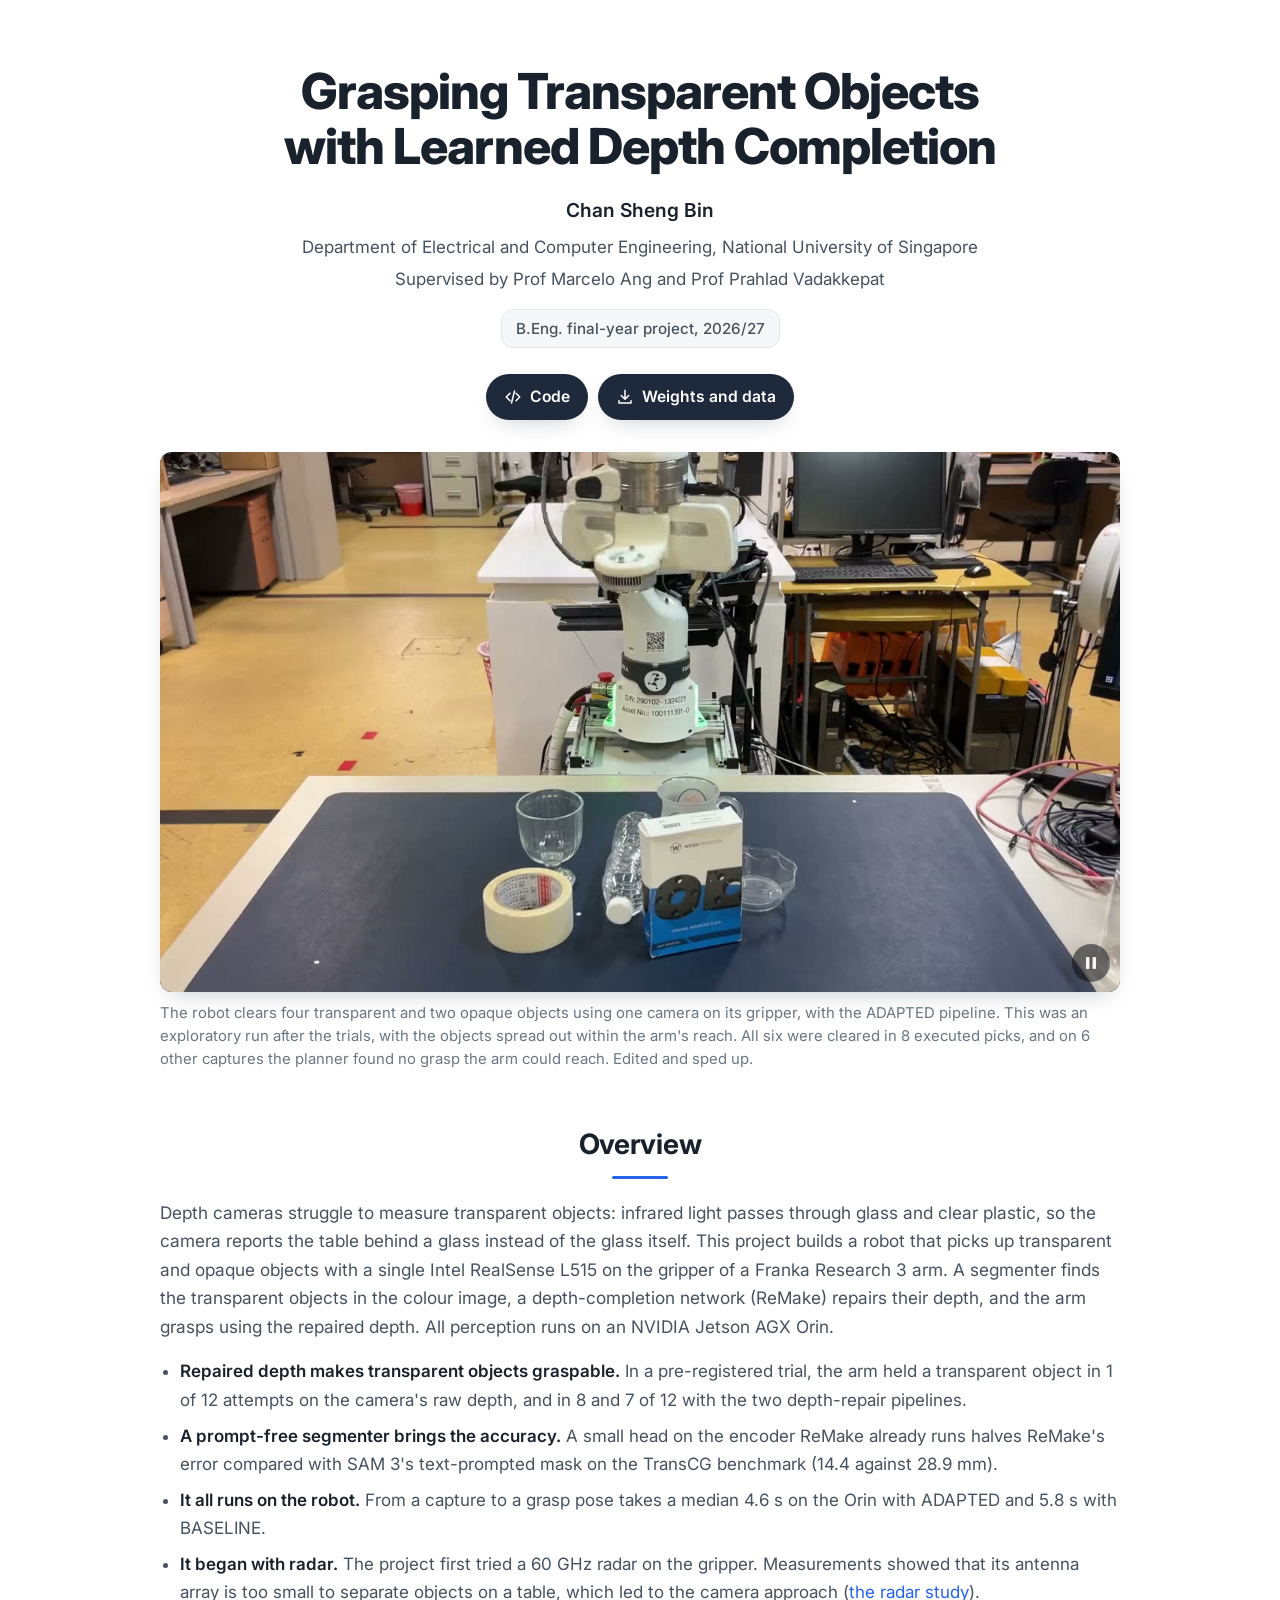
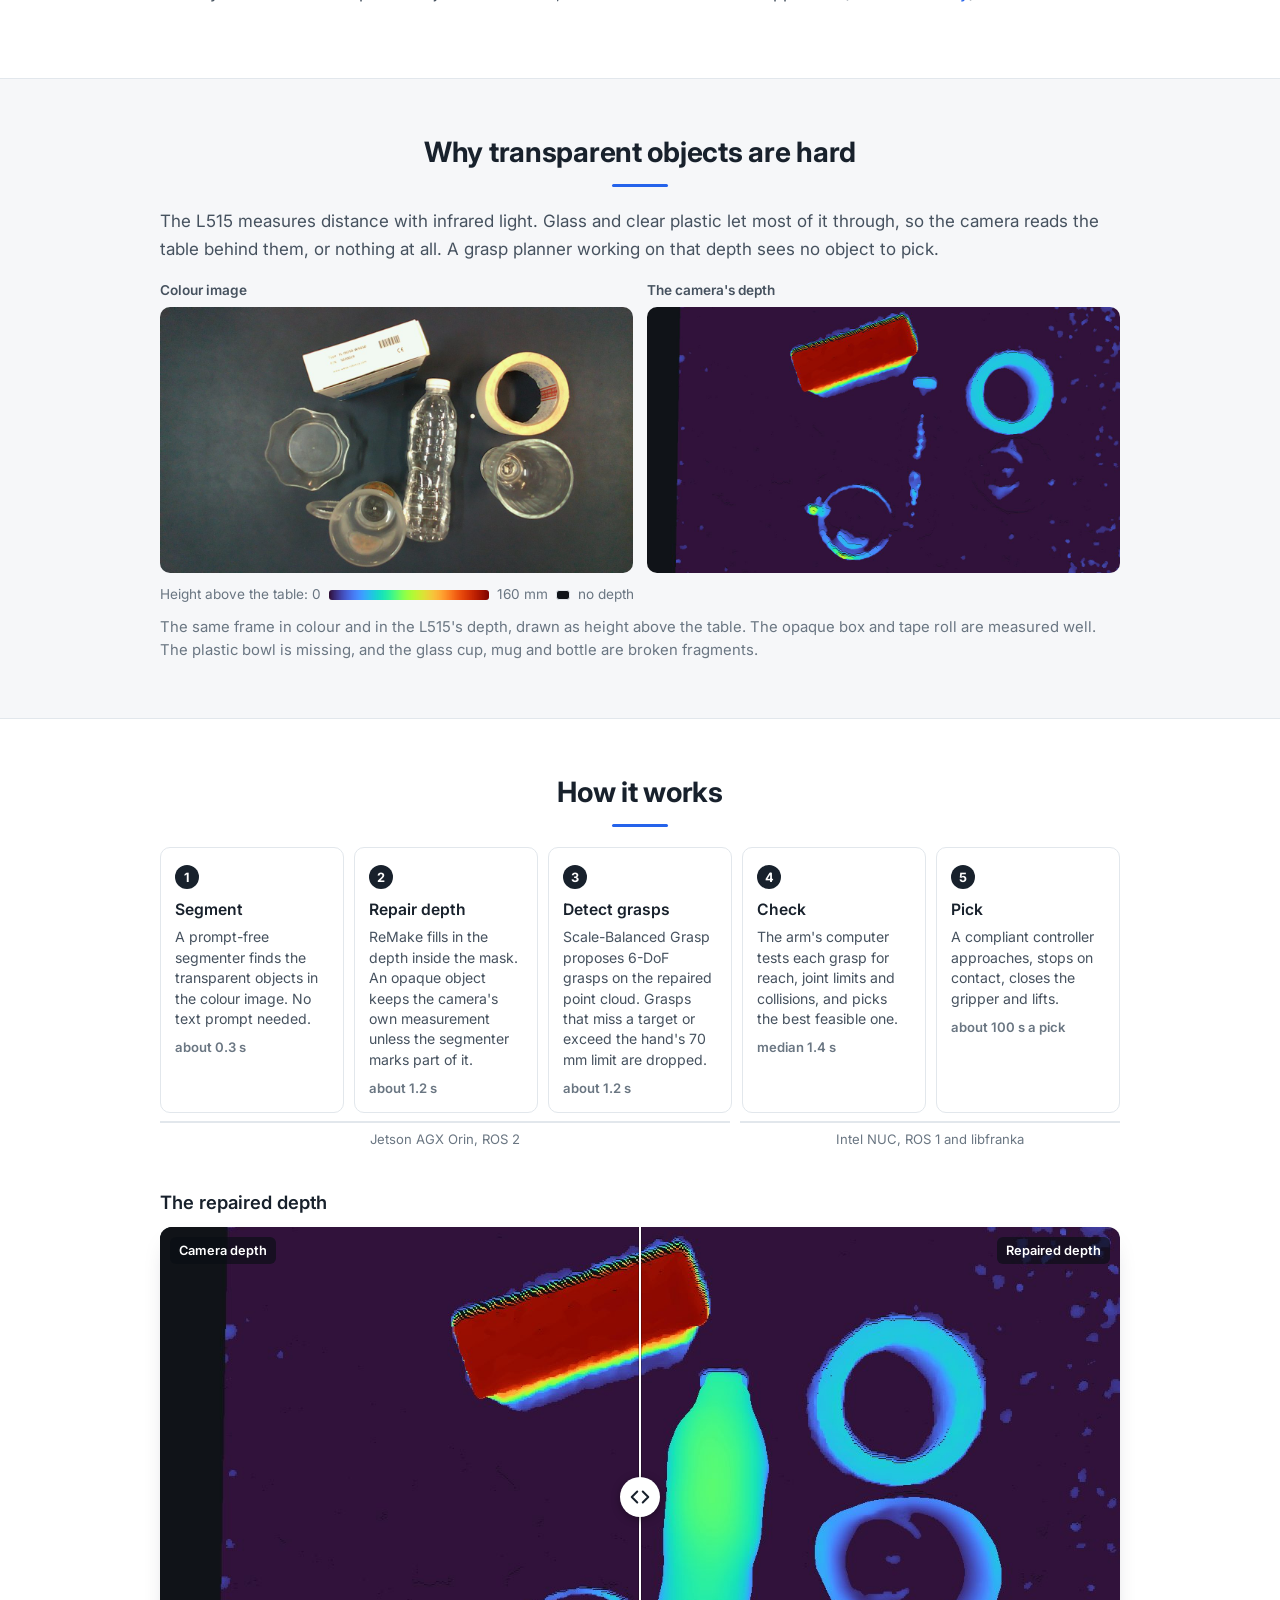
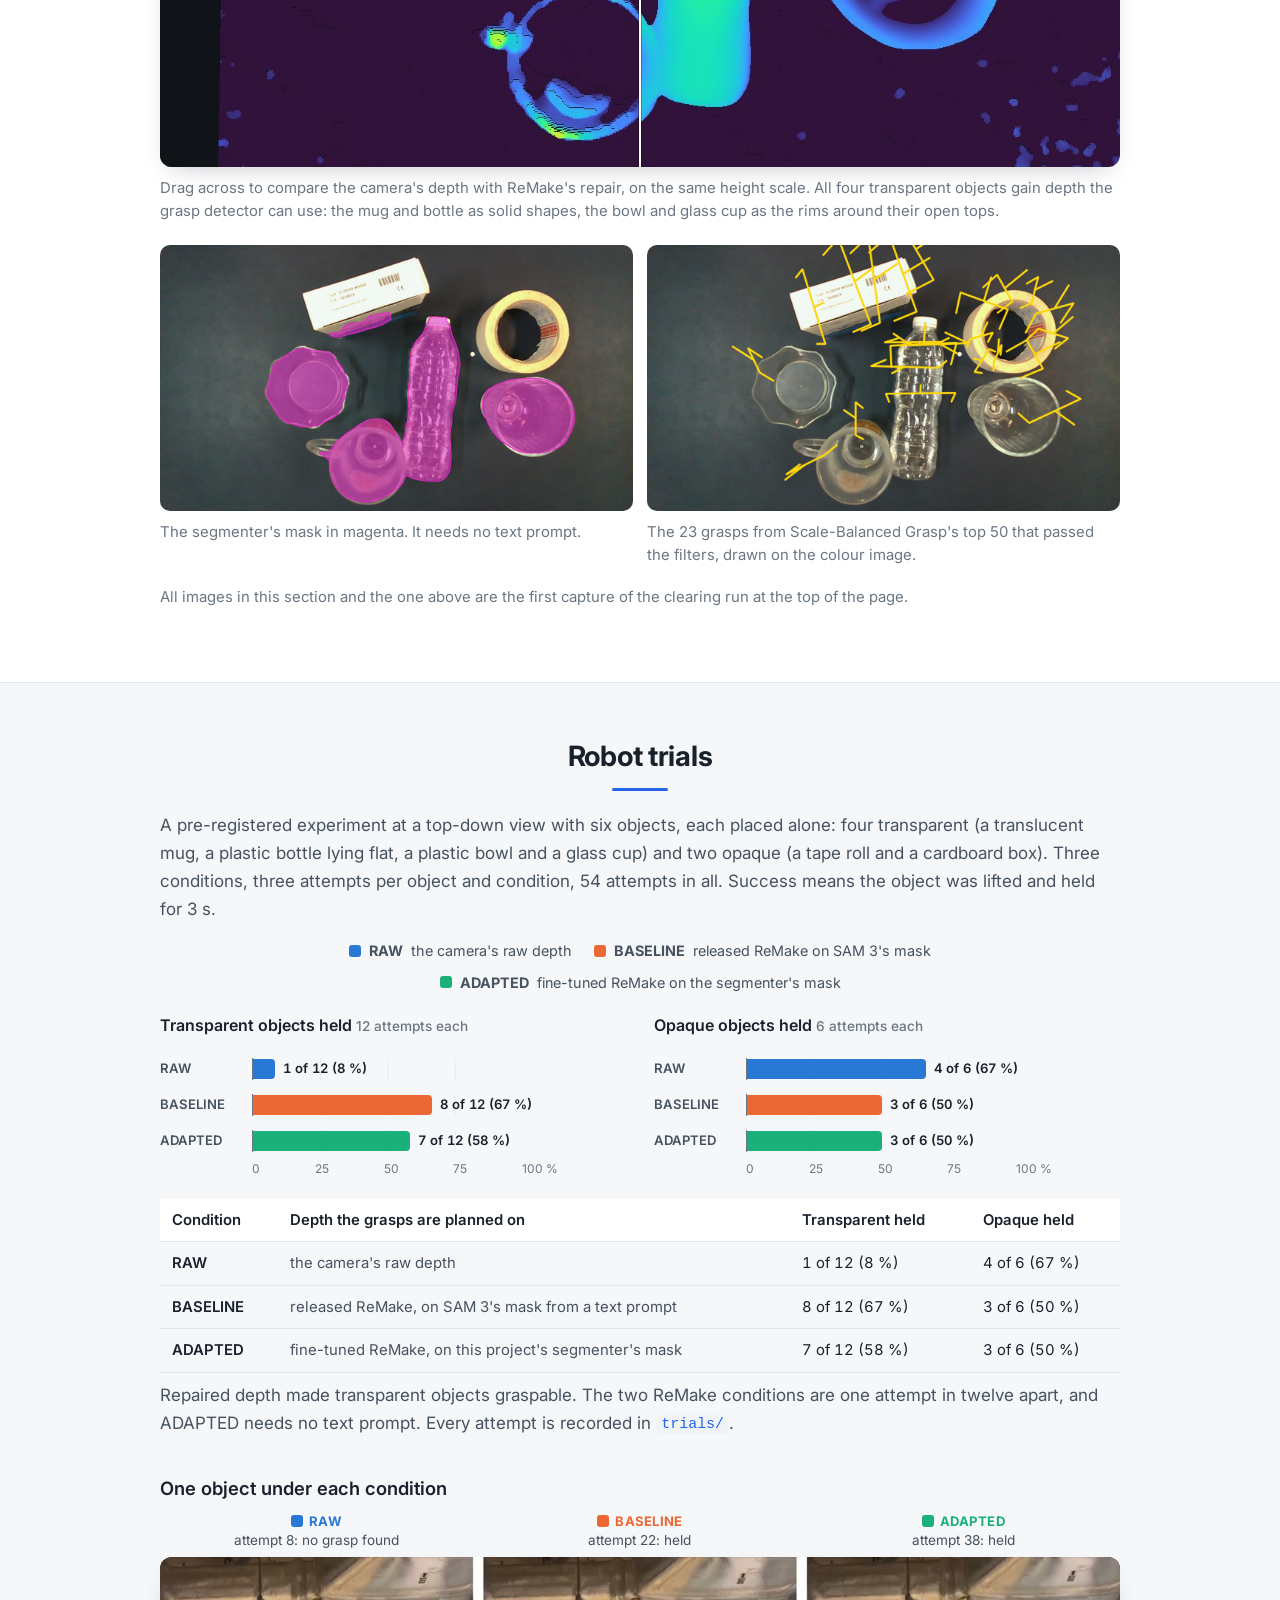
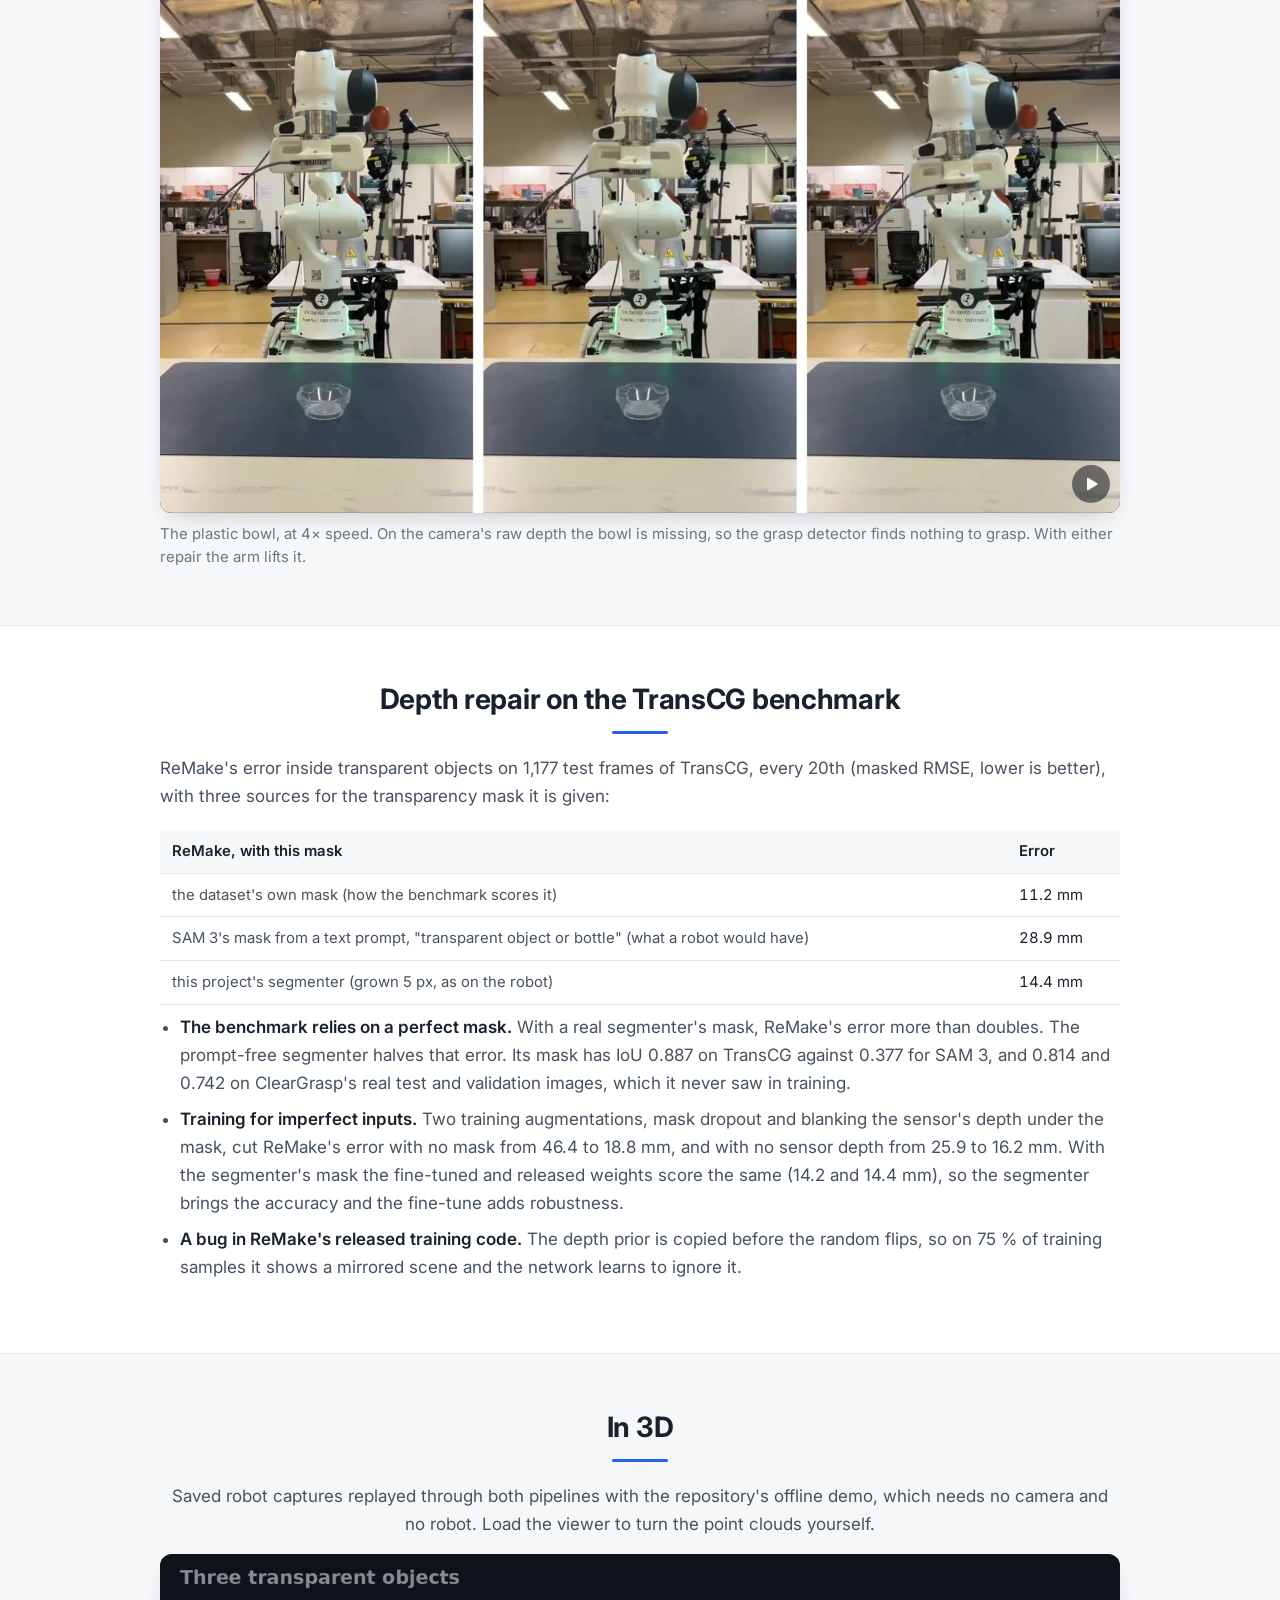
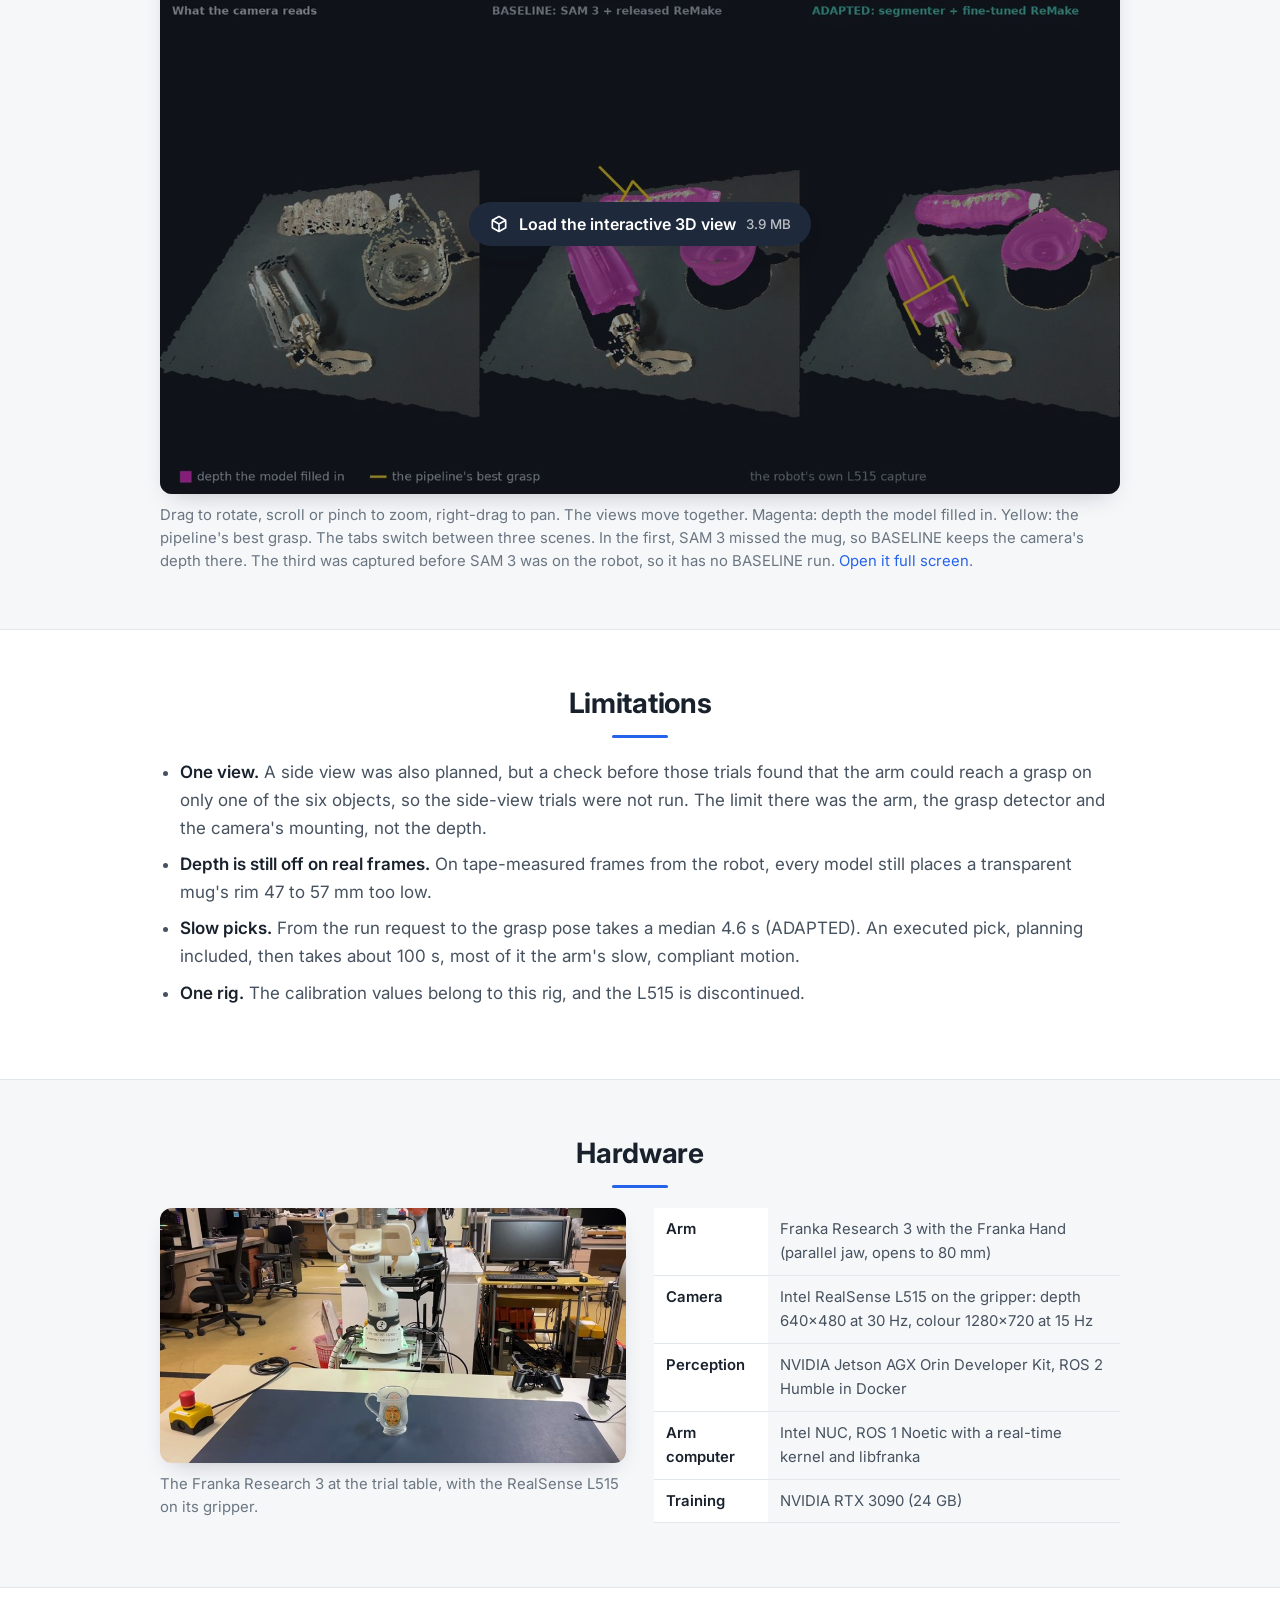
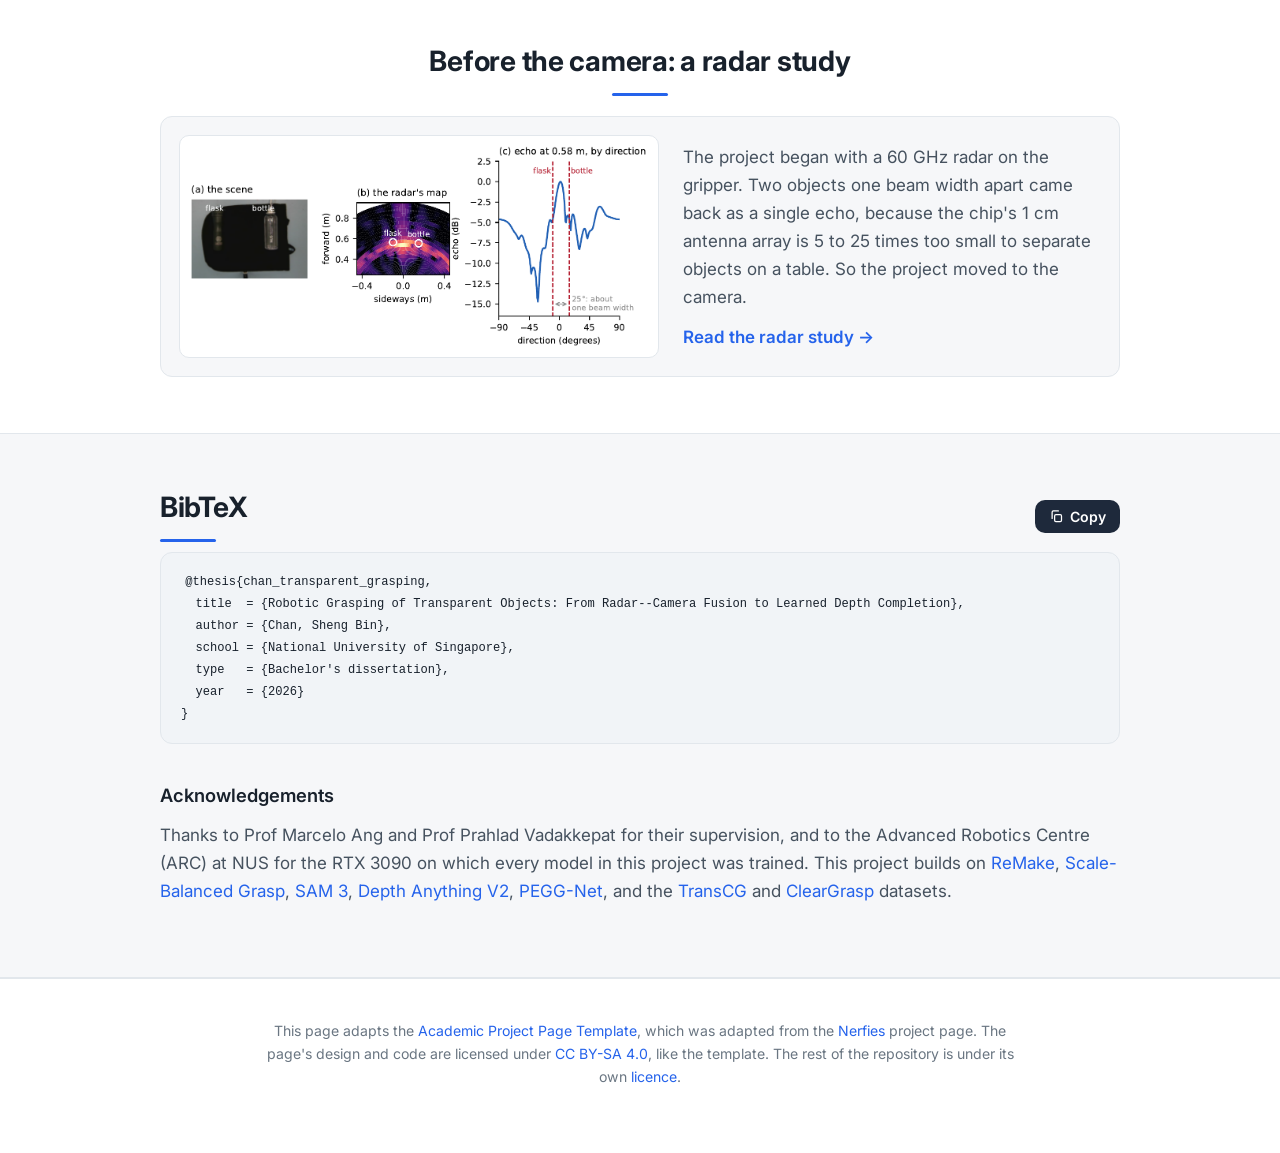
<file: page/index.html>
<!doctype html>
<html lang="en">
<head>
  <meta charset="utf-8">
  <meta name="viewport" content="width=device-width, initial-scale=1">
  <title>Grasping Transparent Objects with Learned Depth Completion</title>
  <meta name="description" content="A Franka Research 3 picks up transparent objects with one RealSense L515 on its gripper. A prompt-free transparency segmenter and ReMake repair the depth, and Scale-Balanced Grasp plans the grasp, all on a Jetson AGX Orin. Code, weights and trial records.">
  <meta name="author" content="Chan Sheng Bin">
  <link rel="canonical" href="https://shengbin-101.github.io/transparent-grasp-stack/">

  <meta property="og:type" content="website">
  <meta property="og:title" content="Grasping Transparent Objects with Learned Depth Completion">
  <meta property="og:description" content="A robot arm picks up transparent objects with one wrist camera: learned depth repair on a Jetson AGX Orin. Code, weights and trial records.">
  <meta property="og:url" content="https://shengbin-101.github.io/transparent-grasp-stack/">
  <meta property="og:image" content="https://shengbin-101.github.io/transparent-grasp-stack/static/images/social_preview.jpg">
  <meta property="og:image:width" content="1200">
  <meta property="og:image:height" content="630">
  <meta property="og:image:alt" content="A Franka Research 3 arm above a table of transparent and opaque objects, with the page title">
  <meta name="twitter:card" content="summary_large_image">

  <meta name="citation_title" content="Robotic Grasping of Transparent Objects: From Radar–Camera Fusion to Learned Depth Completion">
  <meta name="citation_author" content="Chan, Sheng Bin">
  <meta name="citation_publication_date" content="2026">
  <meta name="citation_dissertation_institution" content="National University of Singapore">

  <meta name="theme-color" content="#ffffff" media="(prefers-color-scheme: light)">
  <meta name="theme-color" content="#0f1318" media="(prefers-color-scheme: dark)">
  <link rel="icon" href="static/images/favicon.svg" type="image/svg+xml">

  <link rel="preconnect" href="https://fonts.googleapis.com">
  <link rel="preconnect" href="https://fonts.gstatic.com" crossorigin>
  <link href="https://fonts.googleapis.com/css2?family=Inter:wght@400;500;600;700;800&display=swap" rel="stylesheet">
  <link rel="stylesheet" href="static/css/index.css">
  <script defer src="static/js/index.js"></script>
</head>
<body>
<a class="skip" href="#main">Skip to content</a>

<header class="hero">
  <div class="wrap">
    <h1>Grasping Transparent Objects with Learned Depth Completion</h1>
    <p class="authors">Chan Sheng Bin</p>
    <p class="affil">Department of Electrical and Computer Engineering, National University of Singapore</p>
    <p class="affil">Supervised by Prof Marcelo Ang and Prof Prahlad Vadakkepat</p>
    <span class="venue">B.Eng. final-year project, 2026/27</span>
    <nav class="links" aria-label="Project links">
      <a class="btn" href="https://github.com/ShengBin-101/transparent-grasp-stack">
        <svg viewBox="0 0 24 24" fill="none" stroke="currentColor" stroke-width="2" stroke-linecap="round" stroke-linejoin="round" aria-hidden="true"><path d="M8 7l-5 5 5 5M16 7l5 5-5 5M14 4l-4 16"/></svg>
        Code</a>
      <a class="btn" href="https://github.com/ShengBin-101/transparent-grasp-stack/releases/tag/v1.0">
        <svg viewBox="0 0 24 24" fill="none" stroke="currentColor" stroke-width="2" stroke-linecap="round" stroke-linejoin="round" aria-hidden="true"><path d="M12 3v12M7 10l5 5 5-5M4 17v3h16v-3"/></svg>
        Weights and data</a>
    </nav>
  </div>
</header>

<main id="main">
  <div class="wrap teaser">
    <figure>
      <div class="player">
        <video data-play="auto" muted loop playsinline preload="metadata" poster="static/videos/teaser.jpg" width="1280" height="720"
          aria-label="The robot arm picks six objects off the table one by one, four of them transparent">
          <source src="static/videos/teaser.mp4" type="video/mp4">
        </video>
      </div>
      <figcaption>The robot clears four transparent and two opaque objects using one camera on its gripper, with the
        ADAPTED pipeline. This was an exploratory run after the trials, with the objects spread out within the arm's
        reach. All six were cleared in 8 executed picks, and on 6 other captures the planner found no grasp the arm could
        reach. Edited and sped up.</figcaption>
    </figure>
  </div>

  <section id="overview">
    <div class="wrap">
      <h2>Overview</h2>
      <p class="lead">Depth cameras struggle to measure transparent objects: infrared light passes through glass and clear
        plastic, so the camera reports the table behind a glass instead of the glass itself. This project builds a robot
        that picks up transparent and opaque objects with a single Intel RealSense L515 on the gripper of a Franka Research 3
        arm. A segmenter finds the transparent objects in the colour image, a depth-completion network (ReMake) repairs
        their depth, and the arm grasps using the repaired depth. All perception runs on an NVIDIA Jetson AGX Orin.</p>
      <ul>
        <li><strong>Repaired depth makes transparent objects graspable.</strong> In a pre-registered trial, the arm held a
          transparent object in 1 of 12 attempts on the camera's raw depth, and in 8 and 7 of 12 with the two depth-repair
          pipelines.</li>
        <li><strong>A prompt-free segmenter brings the accuracy.</strong> A small head on the encoder ReMake already runs
          halves ReMake's error compared with SAM 3's text-prompted mask on the TransCG benchmark (14.4 against 28.9 mm).</li>
        <li><strong>It all runs on the robot.</strong> From a capture to a grasp pose takes a median 4.6 s on the Orin
          with ADAPTED and 5.8 s with BASELINE.</li>
        <li><strong>It began with radar.</strong> The project first tried a 60 GHz radar on the gripper. Measurements showed
          that its antenna array is too small to separate objects on a table, which led to the camera approach
          (<a href="radar.html">the radar study</a>).</li>
      </ul>
    </div>
  </section>

  <section id="problem" class="alt">
    <div class="wrap">
      <h2>Why transparent objects are hard</h2>
      <p>The L515 measures distance with infrared light. Glass and clear plastic let most of it through, so the camera
        reads the table behind them, or nothing at all. A grasp planner working on that depth sees no object to pick.</p>
      <figure>
        <div class="pair">
          <div><p class="label">Colour image</p><img src="static/images/clear_colour.jpg" width="1280" height="720" loading="lazy"
            alt="Top-down colour image of a cardboard box, a tape roll, a plastic bottle lying flat, a glass cup, a plastic bowl and a translucent mug on a dark table"></div>
          <div><p class="label">The camera's depth</p><img src="static/images/clear_depth_raw.jpg" width="1280" height="720" loading="lazy"
            alt="The camera's depth of the same scene as height above the table: the box and tape roll are clear, the bowl is missing, and the glass cup, mug and bottle are faint fragments"></div>
        </div>
        <div class="scale" aria-hidden="true"><span>Height above the table: 0</span><img src="static/images/height_scale.png" alt=""><span>160 mm</span><span class="none"></span><span>no depth</span></div>
        <figcaption>The same frame in colour and in the L515's depth, drawn as height above the table. The opaque box and
          tape roll are measured well. The plastic bowl is missing, and the glass cup, mug and bottle are broken fragments.</figcaption>
      </figure>
    </div>
  </section>

  <section id="method">
    <div class="wrap">
      <h2>How it works</h2>
      <ol class="steps">
        <li data-machine="Orin"><b>Segment</b><span>A prompt-free segmenter finds the transparent objects in the colour image. No
          text prompt needed.</span><em>about 0.3 s</em></li>
        <li data-machine="Orin"><b>Repair depth</b><span>ReMake fills in the depth inside the mask. An opaque object keeps the
          camera's own measurement unless the segmenter marks part of it.</span><em>about 1.2 s</em></li>
        <li data-machine="Orin"><b>Detect grasps</b><span>Scale-Balanced Grasp proposes 6-DoF grasps on the repaired point cloud.
          Grasps that miss a target or exceed the hand's 70 mm limit are dropped.</span><em>about 1.2 s</em></li>
        <li data-machine="NUC"><b>Check</b><span>The arm's computer tests each grasp for reach, joint limits and collisions, and
          picks the best feasible one.</span><em>median 1.4 s</em></li>
        <li data-machine="NUC"><b>Pick</b><span>A compliant controller approaches, stops on contact, closes the gripper and
          lifts.</span><em>about 100 s a pick</em></li>
      </ol>
      <div class="machines" aria-hidden="true"><div>Jetson AGX Orin, ROS 2</div><div>Intel NUC, ROS 1 and libfranka</div></div>

      <h3>The repaired depth</h3>
      <figure>
        <div class="compare" id="compare">
          <img src="static/images/clear_depth_repaired.jpg" width="1280" height="720" loading="lazy"
            alt="Repaired depth: the mug and bottle appear as solid shapes, the bowl and glass cup as rings around their open tops">
          <div class="top"><img src="static/images/clear_depth_raw.jpg" width="1280" height="720" loading="lazy" alt="The camera's raw depth of the same frame"></div>
          <span class="tag l">Camera depth</span><span class="tag r">Repaired depth</span>
          <input type="range" min="0" max="100" value="50" aria-label="Slide between the camera's depth and the repaired depth">
          <span class="bar"></span>
          <span class="knob"><svg viewBox="0 0 24 24" fill="none" stroke="currentColor" stroke-width="2.2" stroke-linecap="round" stroke-linejoin="round" aria-hidden="true"><path d="M9 6l-6 6 6 6M15 6l6 6-6 6"/></svg></span>
        </div>
        <figcaption>Drag across to compare the camera's depth with ReMake's repair, on the same height scale. All four
          transparent objects gain depth the grasp detector can use: the mug and bottle as solid shapes, the bowl and
          glass cup as the rims around their open tops.</figcaption>
      </figure>
      <div class="pair" style="margin-top:22px">
        <figure><img src="static/images/clear_mask.jpg" width="1280" height="720" loading="lazy"
          alt="The colour image with the four transparent objects and a sliver of the box's edge shaded magenta">
          <figcaption>The segmenter's mask in magenta. It needs no text prompt.</figcaption></figure>
        <figure><img src="static/images/clear_grasps.jpg" width="1280" height="720" loading="lazy"
          alt="The colour image with yellow gripper outlines over the objects">
          <figcaption>The 23 grasps from Scale-Balanced Grasp's top 50 that passed the filters, drawn on the colour image.</figcaption></figure>
      </div>
      <p style="margin-top:18px; font-size:0.93rem; color:var(--fg-3)">All images in this section and the one above are the
        first capture of the clearing run at the top of the page.</p>
    </div>
  </section>

  <section id="trials" class="alt">
    <div class="wrap">
      <h2>Robot trials</h2>
      <p>A pre-registered experiment at a top-down view with six objects, each placed alone: four transparent (a translucent
        mug, a plastic bottle lying flat, a plastic bowl and a glass cup) and two opaque (a tape roll and a cardboard box).
        Three conditions, three attempts per object and condition, 54 attempts in all. Success means the object was lifted
        and held for 3 s.</p>

      <div class="legend" role="list" aria-label="Conditions">
        <span role="listitem"><i class="sw raw"></i><b>RAW</b> the camera's raw depth</span>
        <span role="listitem"><i class="sw baseline"></i><b>BASELINE</b> released ReMake on SAM 3's mask</span>
        <span role="listitem"><i class="sw adapted"></i><b>ADAPTED</b> fine-tuned ReMake on the segmenter's mask</span>
      </div>
      <div class="chart" aria-describedby="trial-table">
        <div class="panel">
          <h4>Transparent objects held <small>12 attempts each</small></h4>
          <div class="rows">
            <div class="row" tabindex="0" data-tip="RAW, transparent objects: 1 of 12 held (8 %)"><span class="name">RAW</span>
              <div class="track"><span class="fill raw" style="width:8.33%"></span><span class="val" style="left:8.33%">1 of 12 (8 %)</span></div></div>
            <div class="row" tabindex="0" data-tip="BASELINE, transparent objects: 8 of 12 held (67 %)"><span class="name">BASELINE</span>
              <div class="track"><span class="fill baseline" style="width:66.67%"></span><span class="val" style="left:66.67%">8 of 12 (67 %)</span></div></div>
            <div class="row" tabindex="0" data-tip="ADAPTED, transparent objects: 7 of 12 held (58 %)"><span class="name">ADAPTED</span>
              <div class="track"><span class="fill adapted" style="width:58.33%"></span><span class="val" style="left:58.33%">7 of 12 (58 %)</span></div></div>
          </div>
          <div class="axis" aria-hidden="true"><span></span><div><span>0</span><span>25</span><span>50</span><span>75</span><span>100 %</span></div></div>
        </div>
        <div class="panel">
          <h4>Opaque objects held <small>6 attempts each</small></h4>
          <div class="rows">
            <div class="row" tabindex="0" data-tip="RAW, opaque objects: 4 of 6 held (67 %)"><span class="name">RAW</span>
              <div class="track"><span class="fill raw" style="width:66.67%"></span><span class="val" style="left:66.67%">4 of 6 (67 %)</span></div></div>
            <div class="row" tabindex="0" data-tip="BASELINE, opaque objects: 3 of 6 held (50 %)"><span class="name">BASELINE</span>
              <div class="track"><span class="fill baseline" style="width:50%"></span><span class="val" style="left:50%">3 of 6 (50 %)</span></div></div>
            <div class="row" tabindex="0" data-tip="ADAPTED, opaque objects: 3 of 6 held (50 %)"><span class="name">ADAPTED</span>
              <div class="track"><span class="fill adapted" style="width:50%"></span><span class="val" style="left:50%">3 of 6 (50 %)</span></div></div>
          </div>
          <div class="axis" aria-hidden="true"><span></span><div><span>0</span><span>25</span><span>50</span><span>75</span><span>100 %</span></div></div>
        </div>
      </div>

      <div class="table-wrap">
        <table id="trial-table">
          <thead><tr><th>Condition</th><th class="wide-only">Depth the grasps are planned on</th><th>Transparent held</th><th>Opaque held</th></tr></thead>
          <tbody>
            <tr><td><strong>RAW</strong></td><td class="wide-only">the camera's raw depth</td><td class="num">1 of 12 (8 %)</td><td class="num">4 of 6 (67 %)</td></tr>
            <tr><td><strong>BASELINE</strong></td><td class="wide-only">released ReMake, on SAM 3's mask from a text prompt</td><td class="num">8 of 12 (67 %)</td><td class="num">3 of 6 (50 %)</td></tr>
            <tr><td><strong>ADAPTED</strong></td><td class="wide-only">fine-tuned ReMake, on this project's segmenter's mask</td><td class="num">7 of 12 (58 %)</td><td class="num">3 of 6 (50 %)</td></tr>
          </tbody>
        </table>
      </div>
      <p>Repaired depth made transparent objects graspable. The two ReMake conditions are one attempt in twelve apart, and
        ADAPTED needs no text prompt. Every attempt is recorded in
        <a href="https://github.com/ShengBin-101/transparent-grasp-stack/tree/main/trials"><code>trials/</code></a>.</p>

      <h3>One object under each condition</h3>
      <figure>
        <div class="tri" aria-hidden="true">
          <div class="c1"><b><i class="sw raw"></i>RAW</b>attempt 8: no grasp found</div>
          <div class="c2"><b><i class="sw baseline"></i>BASELINE</b>attempt 22: held</div>
          <div class="c3"><b><i class="sw adapted"></i>ADAPTED</b>attempt 38: held</div>
        </div>
        <div class="player">
          <video data-play="view" muted loop playsinline preload="none" poster="static/videos/bowl.jpg" width="1440" height="834"
            aria-label="Three side-by-side views of the arm and the plastic bowl. On the left, under RAW, the arm does not move. In the middle and on the right, under BASELINE and ADAPTED, the arm picks the bowl up.">
            <source src="static/videos/bowl.mp4" type="video/mp4">
          </video>
        </div>
        <figcaption>The plastic bowl, at 4× speed. On the camera's raw depth the bowl is missing, so the grasp detector finds
          nothing to grasp. With either repair the arm lifts it.</figcaption>
      </figure>
    </div>
  </section>

  <section id="benchmark">
    <div class="wrap">
      <h2>Depth repair on the TransCG benchmark</h2>
      <p>ReMake's error inside transparent objects on 1,177 test frames of TransCG, every 20th (masked RMSE, lower is better),
        with three sources for the transparency mask it is given:</p>
      <div class="table-wrap">
        <table>
          <thead><tr><th>ReMake, with this mask</th><th>Error</th></tr></thead>
          <tbody>
            <tr><td>the dataset's own mask (how the benchmark scores it)</td><td class="num">11.2 mm</td></tr>
            <tr><td>SAM 3's mask from a text prompt, "transparent object or bottle" (what a robot would have)</td><td class="num">28.9 mm</td></tr>
            <tr><td>this project's segmenter (grown 5 px, as on the robot)</td><td class="num">14.4 mm</td></tr>
          </tbody>
        </table>
      </div>
      <ul>
        <li><strong>The benchmark relies on a perfect mask.</strong> With a real segmenter's mask, ReMake's error more than
          doubles. The prompt-free segmenter halves that error. Its mask has IoU 0.887 on TransCG against 0.377 for SAM 3, and 0.814
          and 0.742 on ClearGrasp's real test and validation images, which it never saw in training.</li>
        <li><strong>Training for imperfect inputs.</strong> Two training augmentations, mask dropout and blanking the
          sensor's depth under the mask, cut ReMake's error with no mask from 46.4 to 18.8 mm, and with no sensor depth
          from 25.9 to 16.2 mm. With the segmenter's mask the fine-tuned and released weights score the same (14.2 and
          14.4 mm), so the segmenter brings the accuracy and the fine-tune adds robustness.</li>
        <li><strong>A bug in ReMake's released training code.</strong> The depth prior is copied before the random flips,
          so on 75 % of training samples it shows a mirrored scene and the network learns to ignore it.</li>
      </ul>
    </div>
  </section>

  <section id="clouds" class="alt">
    <div class="wrap">
      <h2>In 3D</h2>
      <p class="center">Saved robot captures replayed through both pipelines with the repository's offline demo, which needs
        no camera and no robot. Load the viewer to turn the point clouds yourself.</p>
      <figure>
        <div class="viewer3d" id="viewer3d">
          <img src="static/images/clouds_still.jpg" width="1280" height="720" loading="lazy"
            alt="Point clouds of three transparent objects side by side: the camera's depth with holes, then the repaired depth of BASELINE and ADAPTED with each one's best grasp">
          <button type="button" class="load3d" data-src="static/viewer/point_clouds.html#2">
            <svg viewBox="0 0 24 24" fill="none" stroke="currentColor" stroke-width="2" stroke-linecap="round" stroke-linejoin="round" aria-hidden="true"><path d="M12 3l8 4.5v9L12 21l-8-4.5v-9L12 3zM12 12l8-4.5M12 12v9M12 12L4 7.5"/></svg>
            Load the interactive 3D view <small>3.9 MB</small></button>
        </div>
        <figcaption>Drag to rotate, scroll or pinch to zoom, right-drag to pan. The views move together. Magenta: depth the
          model filled in. Yellow: the pipeline's best grasp. The tabs switch between three scenes. In the first, SAM 3
          missed the mug, so BASELINE keeps the camera's depth there. The third was captured before SAM 3 was on the
          robot, so it has no BASELINE run.
          <a href="static/viewer/point_clouds.html#2" target="_blank" rel="noopener">Open it full screen</a>.</figcaption>
      </figure>
    </div>
  </section>

  <section id="limits">
    <div class="wrap">
      <h2>Limitations</h2>
      <ul>
        <li><strong>One view.</strong> A side view was also planned, but a check before those trials found that the arm could
          reach a grasp on only one of the six objects, so the side-view trials were not run. The limit there was the arm,
          the grasp detector and the camera's mounting, not the depth.</li>
        <li><strong>Depth is still off on real frames.</strong> On tape-measured frames from the robot, every model still
          places a transparent mug's rim 47 to 57 mm too low.</li>
        <li><strong>Slow picks.</strong> From the run request to the grasp pose takes a median 4.6 s (ADAPTED). An executed pick, planning included, then takes about 100 s, most of it the arm's slow, compliant motion.</li>
        <li><strong>One rig.</strong> The calibration values belong to this rig, and the L515 is discontinued.</li>
      </ul>
    </div>
  </section>

  <section id="hardware" class="alt">
    <div class="wrap">
      <h2>Hardware</h2>
      <div class="hw">
        <figure><img src="static/images/setup.jpg" width="848" height="464" loading="lazy"
          alt="The Franka Research 3 arm at the trial table, with a translucent mug on the dark table mat in front of it">
          <figcaption>The Franka Research 3 at the trial table, with the RealSense L515 on its gripper.</figcaption></figure>
        <div class="table-wrap" style="margin-top:0">
          <table>
            <tbody>
              <tr><th scope="row">Arm</th><td>Franka Research 3 with the Franka Hand (parallel jaw, opens to 80 mm)</td></tr>
              <tr><th scope="row">Camera</th><td>Intel RealSense L515 on the gripper: depth 640×480 at 30 Hz, colour 1280×720 at 15 Hz</td></tr>
              <tr><th scope="row">Perception</th><td>NVIDIA Jetson AGX Orin Developer Kit, ROS 2 Humble in Docker</td></tr>
              <tr><th scope="row">Arm computer</th><td>Intel NUC, ROS 1 Noetic with a real-time kernel and libfranka</td></tr>
              <tr><th scope="row">Training</th><td>NVIDIA RTX 3090 (24 GB)</td></tr>
            </tbody>
          </table>
        </div>
      </div>
    </div>
  </section>

  <section id="radar">
    <div class="wrap">
      <h2>Before the camera: a radar study</h2>
      <a class="study" href="radar.html">
        <div class="figcard"><img src="static/images/radar_exp2.png" width="1161" height="509" loading="lazy"
          alt="The radar's view of two objects: one bright band between them and a single echo peak"></div>
        <div>
          <p>The project began with a 60 GHz radar on the gripper. Two objects one beam width apart came back as a single
            echo, because the chip's 1 cm antenna array is 5 to 25 times too small to separate objects on a table. So the
            project moved to the camera.</p>
          <span class="go">Read the radar study →</span>
        </div>
      </a>
    </div>
  </section>

  <section id="citation" class="alt">
    <div class="wrap">
      <div class="bib-head">
        <h2>BibTeX</h2>
        <button class="copy" type="button" id="copy-bib">
          <svg viewBox="0 0 24 24" fill="none" stroke="currentColor" stroke-width="2" stroke-linecap="round" stroke-linejoin="round" aria-hidden="true"><rect x="9" y="9" width="11" height="11" rx="2"/><path d="M5 15V5a2 2 0 012-2h8"/></svg>
          <span>Copy</span></button>
      </div>
      <pre id="bibtex"><code>@thesis{chan_transparent_grasping,
  title  = {Robotic Grasping of Transparent Objects: From Radar--Camera Fusion to Learned Depth Completion},
  author = {Chan, Sheng Bin},
  school = {National University of Singapore},
  type   = {Bachelor's dissertation},
  year   = {2026}
}</code></pre>

      <h3>Acknowledgements</h3>
      <p>Thanks to Prof Marcelo Ang and Prof Prahlad Vadakkepat for their supervision, and to the Advanced Robotics Centre
        (ARC) at NUS for the RTX 3090 on which every model in this project was trained. This project builds on
        <a href="https://github.com/ChengYaofeng/ReMake">ReMake</a>,
        <a href="https://github.com/mahaoxiang822/Scale-Balanced-Grasp">Scale-Balanced Grasp</a>,
        <a href="https://github.com/facebookresearch/sam3">SAM 3</a>,
        <a href="https://github.com/DepthAnything/Depth-Anything-V2">Depth Anything V2</a>,
        <a href="https://github.com/HZWang96/PEGG-Net">PEGG-Net</a>, and the
        <a href="https://graspnet.net/transcg">TransCG</a> and <a href="https://sites.google.com/view/cleargrasp">ClearGrasp</a>
        datasets.</p>
    </div>
  </section>
</main>

<footer>
  <div class="wrap">
    <p>This page adapts the <a href="https://github.com/eliahuhorwitz/Academic-project-page-template">Academic Project Page
      Template</a>, which was adapted from the <a href="https://nerfies.github.io">Nerfies</a> project page. The page's design and
      code are licensed under <a rel="license" href="https://creativecommons.org/licenses/by-sa/4.0/">CC BY-SA 4.0</a>, like
      the template. The rest of the repository is under its own <a href="https://github.com/ShengBin-101/transparent-grasp-stack/blob/main/LICENSE">licence</a>.</p>
  </div>
</footer>
<div class="tip" id="tip" role="tooltip"></div>
</body>
</html>
</file>
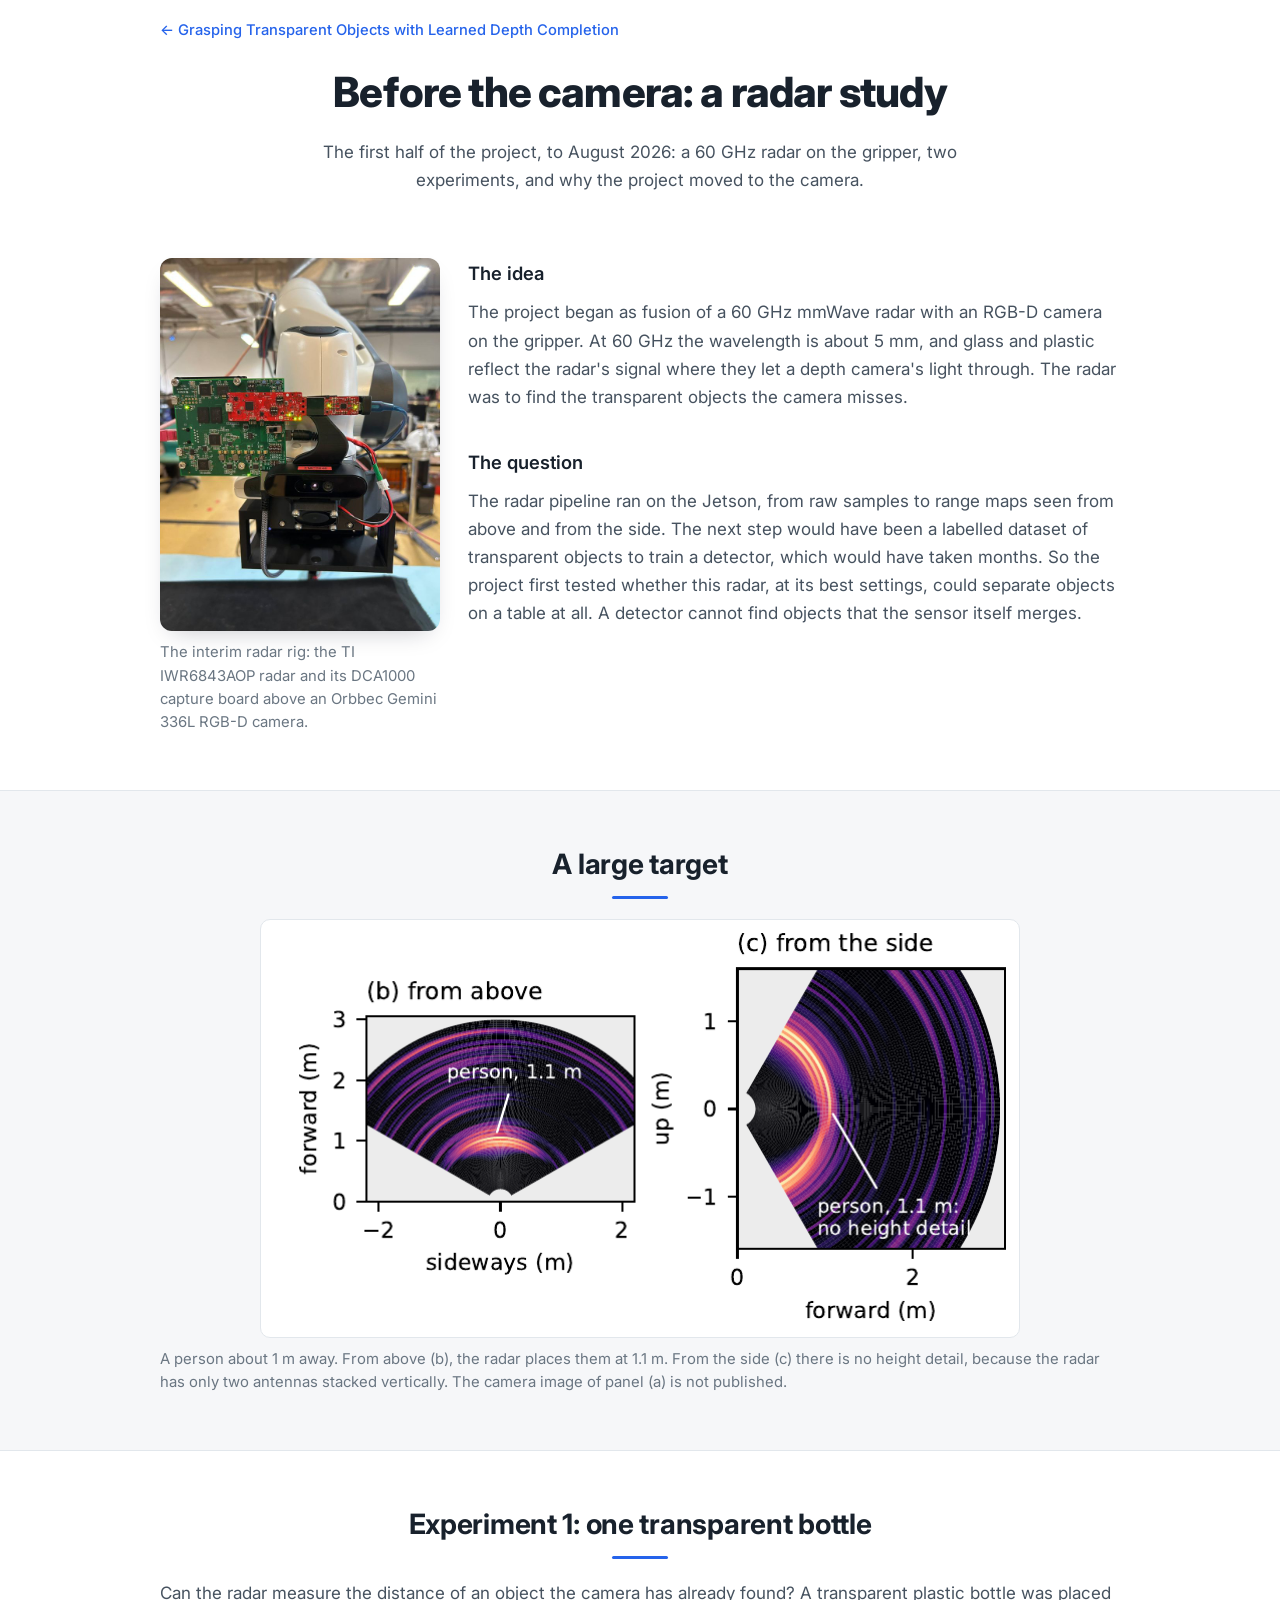
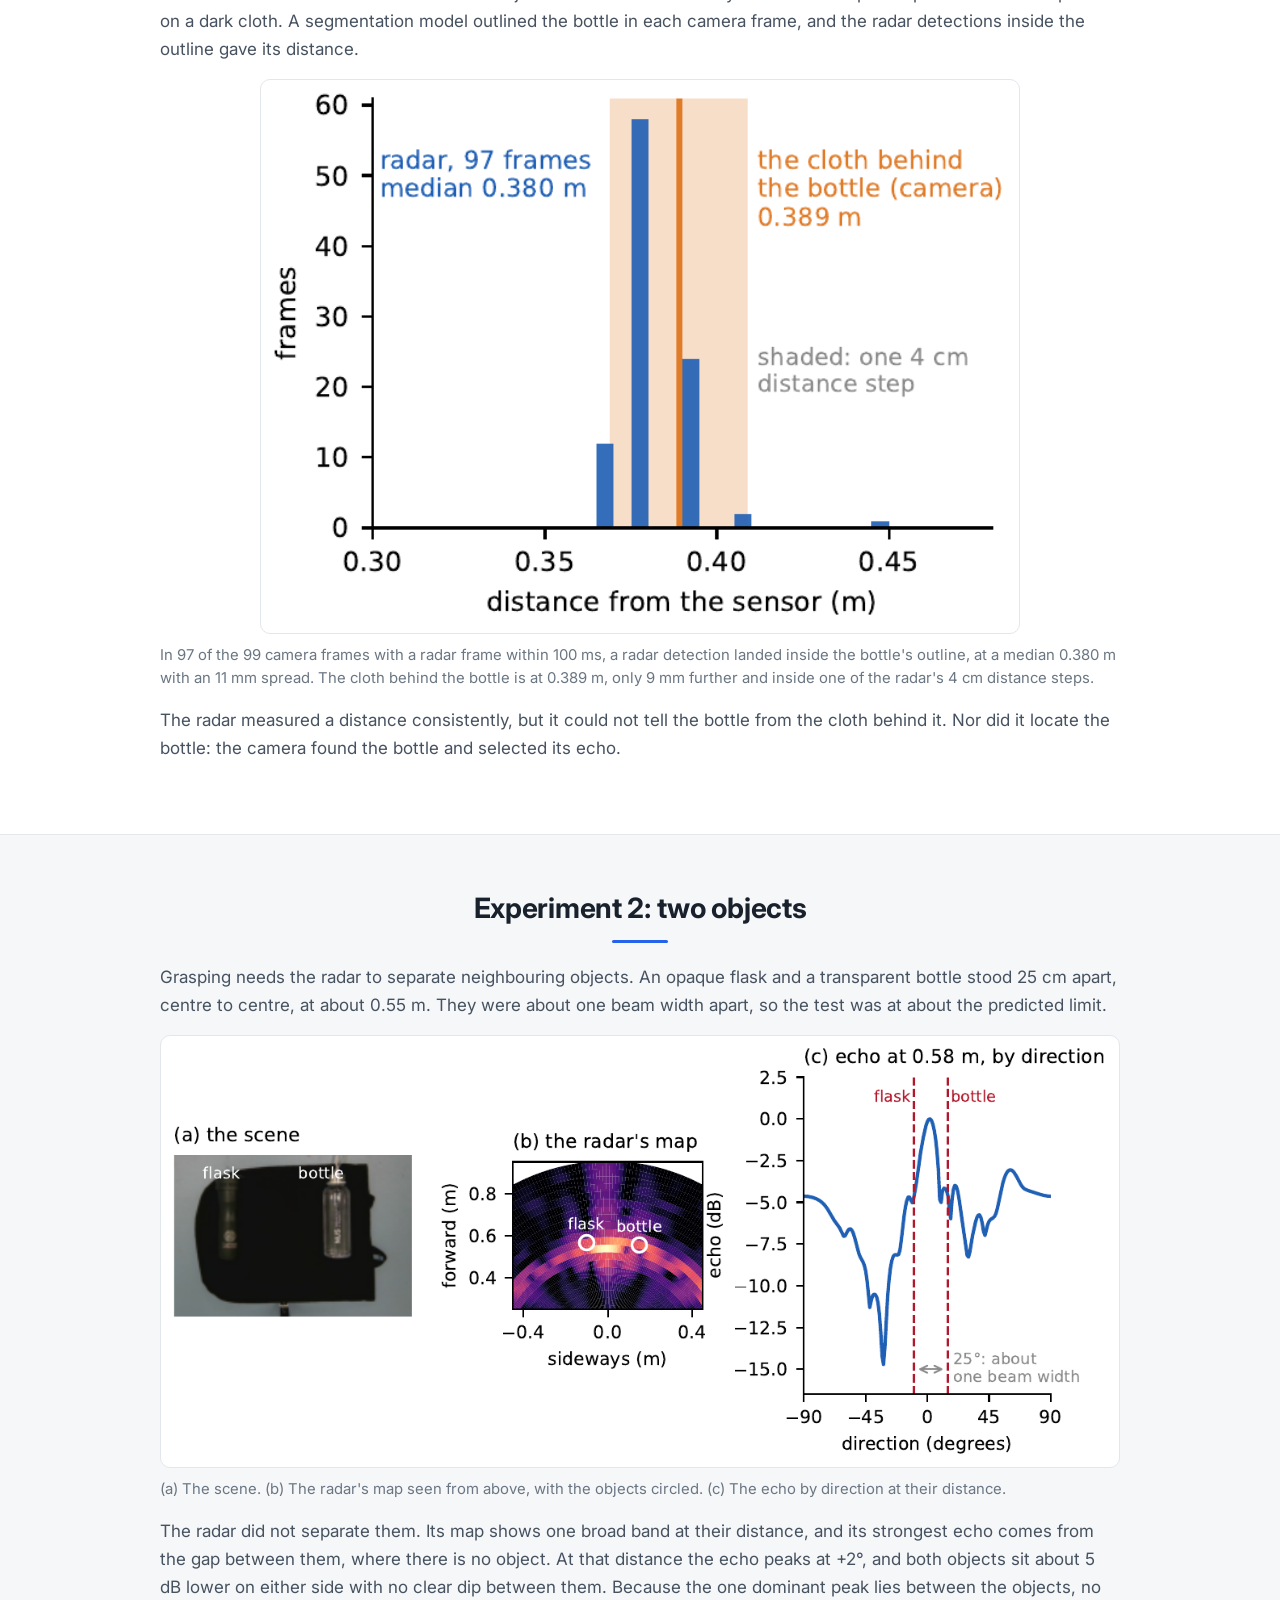
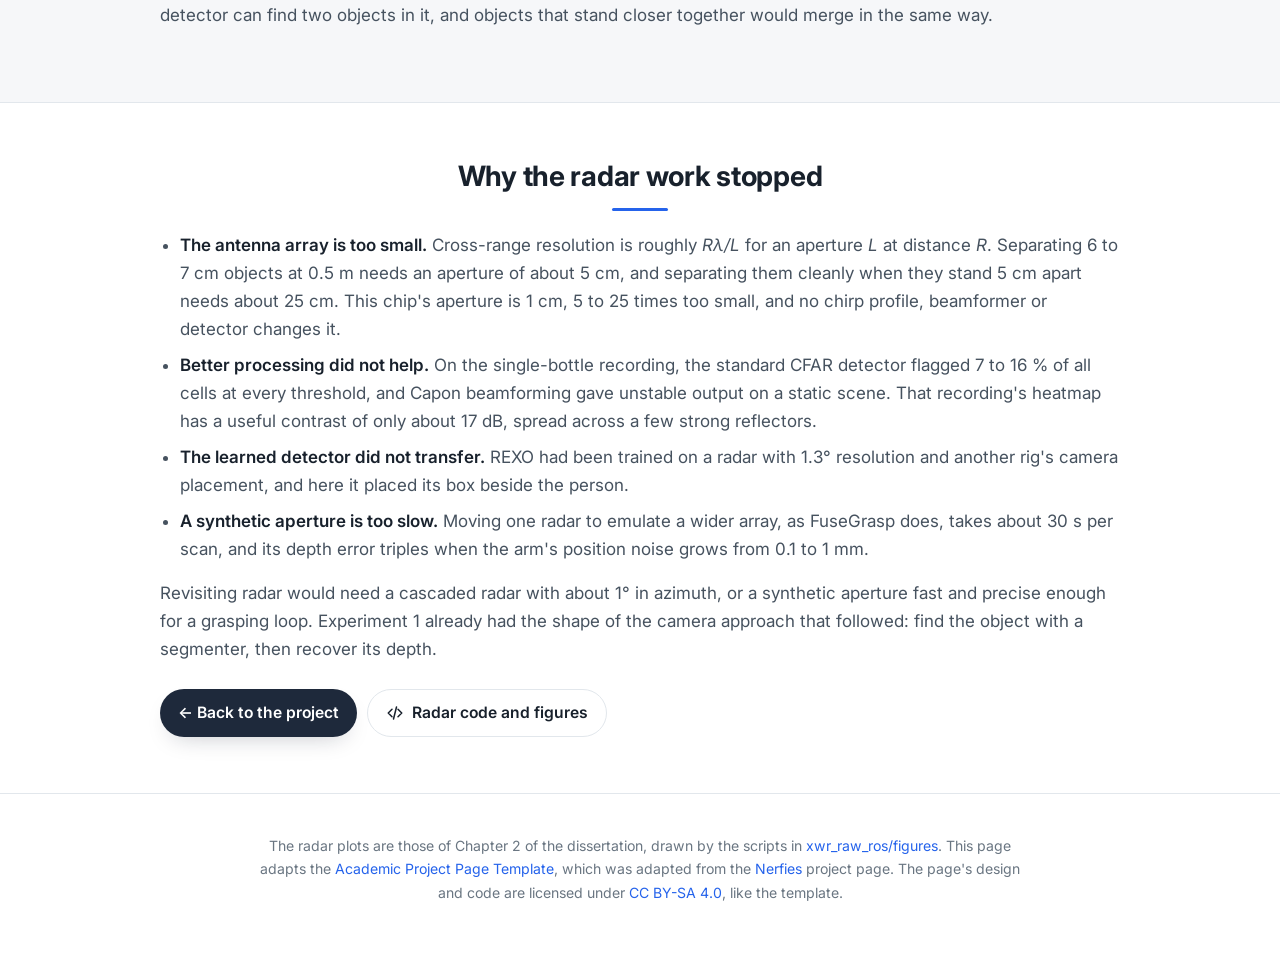
<file: page/radar.html>
<!doctype html>
<html lang="en">
<head>
  <meta charset="utf-8">
  <meta name="viewport" content="width=device-width, initial-scale=1">
  <title>Before the Camera: A Radar Study</title>
  <meta name="description" content="The first half of a transparent-object grasping project: a 60 GHz mmWave radar on the gripper, two experiments, and why its antenna array is too small to separate objects on a table.">
  <meta name="author" content="Chan Sheng Bin">
  <link rel="canonical" href="https://shengbin-101.github.io/transparent-grasp-stack/radar.html">
  <meta property="og:type" content="article">
  <meta property="og:title" content="Before the Camera: A Radar Study">
  <meta property="og:description" content="Why a 60 GHz radar on the gripper could not separate objects on a table, and why the project moved to the camera.">
  <meta property="og:url" content="https://shengbin-101.github.io/transparent-grasp-stack/radar.html">
  <meta property="og:image" content="https://shengbin-101.github.io/transparent-grasp-stack/static/images/social_preview.jpg">
  <meta name="twitter:card" content="summary_large_image">
  <meta name="theme-color" content="#ffffff" media="(prefers-color-scheme: light)">
  <meta name="theme-color" content="#0f1318" media="(prefers-color-scheme: dark)">
  <link rel="icon" href="static/images/favicon.svg" type="image/svg+xml">
  <link rel="preconnect" href="https://fonts.googleapis.com">
  <link rel="preconnect" href="https://fonts.gstatic.com" crossorigin>
  <link href="https://fonts.googleapis.com/css2?family=Inter:wght@400;500;600;700;800&display=swap" rel="stylesheet">
  <link rel="stylesheet" href="static/css/index.css">
</head>
<body>
<a class="skip" href="#main">Skip to content</a>

<nav class="crumb wrap" aria-label="Back to the project">
  <a href="./">← Grasping Transparent Objects with Learned Depth Completion</a>
</nav>

<header class="hero sub">
  <div class="wrap">
    <h1>Before the camera: a radar study</h1>
    <p class="affil">The first half of the project, to August 2026: a 60 GHz radar on the gripper, two experiments, and
      why the project moved to the camera.</p>
  </div>
</header>

<main id="main">
  <section id="idea">
    <div class="wrap">
      <div class="hw portrait">
        <figure><img src="static/images/radar_rig.jpg" width="720" height="960"
          alt="A 3D-printed mount on the Franka arm holding a red radar board and a green capture board above a black stereo camera">
          <figcaption>The interim radar rig: the TI IWR6843AOP radar and its DCA1000 capture board above an Orbbec
            Gemini 336L RGB-D camera.</figcaption></figure>
        <div>
          <h3 style="margin-top:0">The idea</h3>
          <p>The project began as fusion of a 60 GHz mmWave radar with an RGB-D camera on the gripper. At 60 GHz the
            wavelength is about 5 mm, and glass and plastic reflect the radar's signal where they let a depth camera's light
            through. The radar was to find the transparent objects the camera misses.</p>
          <h3>The question</h3>
          <p>The radar pipeline ran on the Jetson, from raw samples to range maps seen from above and from the side. The next
            step would have been a labelled dataset of transparent objects to train a detector, which would have taken
            months. So the project first tested whether this radar, at its best settings, could separate objects on a table
            at all. A detector cannot find objects that the sensor itself merges.</p>
        </div>
      </div>
    </div>
  </section>

  <section id="person" class="alt">
    <div class="wrap">
      <h2>A large target</h2>
      <figure>
        <div class="figcard narrow"><img src="static/images/radar_person.png" width="735" height="396" loading="lazy"
          alt="Two radar maps of a person: from above, a bright arc at 1.1 m, and from the side, an arc spread over the whole height"></div>
        <figcaption>A person about 1 m away. From above (b), the radar places them at 1.1 m. From the side (c) there is
          no height detail, because the radar has only two antennas stacked vertically. The camera image of panel (a) is
          not published.</figcaption>
      </figure>
    </div>
  </section>

  <section id="bottle">
    <div class="wrap">
      <h2>Experiment 1: one transparent bottle</h2>
      <p>Can the radar measure the distance of an object the camera has already found? A transparent plastic bottle was placed
        on a dark cloth. A segmentation model outlined the bottle in each camera frame, and the radar detections inside the
        outline gave its distance.</p>
      <figure>
        <div class="figcard narrow"><img src="static/images/radar_exp1.png" width="610" height="440" loading="lazy"
          alt="Histogram of the radar's distance to the bottle over 97 frames, centred at 0.380 m, with the cloth behind the bottle at 0.389 m inside the same shaded 4 cm distance step"></div>
        <figcaption>In 97 of the 99 camera frames with a radar frame within 100 ms, a radar detection landed inside the
          bottle's outline, at a median 0.380 m with an 11 mm spread. The cloth behind the bottle is at 0.389 m, only 9 mm
          further and inside one of the radar's 4 cm distance steps.</figcaption>
      </figure>
      <p style="margin-top:16px">The radar measured a distance consistently, but it could not tell the bottle from the cloth
        behind it. Nor did it locate the bottle: the camera found the bottle and selected its echo.</p>
    </div>
  </section>

  <section id="two" class="alt">
    <div class="wrap">
      <h2>Experiment 2: two objects</h2>
      <p>Grasping needs the radar to separate neighbouring objects. An opaque flask and a transparent bottle stood 25 cm
        apart, centre to centre, at about 0.55 m. They were about one beam width apart, so the test was at about the
        predicted limit.</p>
      <figure>
        <div class="figcard"><img src="static/images/radar_exp2.png" width="1161" height="509" loading="lazy"
          alt="Three panels: a photo of a flask and a bottle, the radar's map with one bright band between the two circled objects, and the echo by direction with its dominant peak between the two objects"></div>
        <figcaption>(a) The scene. (b) The radar's map seen from above, with the objects circled. (c) The echo by direction
          at their distance.</figcaption>
      </figure>
      <p style="margin-top:16px">The radar did not separate them. Its map shows one broad band at their distance, and its
        strongest echo comes from the gap between them, where there is no object. At that distance the echo peaks at +2°,
        and both objects sit about 5 dB lower on either side with no clear dip between them. Because the one dominant peak lies between
        the objects, no detector can find two objects in it, and objects that stand closer together would merge in the same
        way.</p>
    </div>
  </section>

  <section id="why">
    <div class="wrap">
      <h2>Why the radar work stopped</h2>
      <ul>
        <li><strong>The antenna array is too small.</strong> Cross-range resolution is roughly <i>Rλ/L</i> for an aperture
          <i>L</i> at distance <i>R</i>. Separating 6 to 7 cm objects at 0.5 m needs an aperture of about 5 cm, and
          separating them cleanly when they stand 5 cm apart needs about 25 cm. This chip's aperture is 1 cm, 5 to 25 times
          too small, and no chirp profile, beamformer or detector changes it.</li>
        <li><strong>Better processing did not help.</strong> On the single-bottle recording, the standard CFAR detector flagged 7 to 16 % of all cells at every
          threshold, and Capon beamforming gave unstable output on a static scene. That recording's heatmap has a useful contrast of only
          about 17 dB, spread across a few strong reflectors.</li>
        <li><strong>The learned detector did not transfer.</strong> REXO had been trained on a radar with 1.3° resolution and
          another rig's camera placement, and here it placed its box beside the person.</li>
        <li><strong>A synthetic aperture is too slow.</strong> Moving one radar to emulate a wider array, as FuseGrasp does,
          takes about 30 s per scan, and its depth error triples when the arm's position noise grows from 0.1 to 1 mm.</li>
      </ul>
      <p>Revisiting radar would need a cascaded radar with about 1° in azimuth, or a synthetic aperture fast and precise
        enough for a grasping loop. Experiment 1 already had the shape of the camera approach that followed: find the
        object with a segmenter, then recover its depth.</p>
      <div class="links" style="justify-content:flex-start">
        <a class="btn" href="./">← Back to the project</a>
        <a class="btn light" href="https://github.com/ShengBin-101/xwr_raw_ros">
          <svg viewBox="0 0 24 24" fill="none" stroke="currentColor" stroke-width="2" stroke-linecap="round" stroke-linejoin="round" aria-hidden="true"><path d="M8 7l-5 5 5 5M16 7l5 5-5 5M14 4l-4 16"/></svg>
          Radar code and figures</a>
      </div>
    </div>
  </section>
</main>

<footer>
  <div class="wrap">
    <p>The radar plots are those of Chapter 2 of the dissertation, drawn by the scripts in
      <a href="https://github.com/ShengBin-101/xwr_raw_ros/tree/ros2/figures">xwr_raw_ros/figures</a>. This page adapts the
      <a href="https://github.com/eliahuhorwitz/Academic-project-page-template">Academic Project Page Template</a>, which was
      adapted from the <a href="https://nerfies.github.io">Nerfies</a> project page. The page's design and code are licensed
      under <a rel="license" href="https://creativecommons.org/licenses/by-sa/4.0/">CC BY-SA 4.0</a>, like the template.</p>
  </div>
</footer>
</body>
</html>
</file>
<file: page/static/css/index.css>
/* Project page styles. Adapted from the Academic Project Page Template's index.css
   (Eliahu Horwitz, CC BY-SA 4.0, itself adapted from the Nerfies page): its slate palette, Inter type,
   rounded dark buttons and BibTeX block, rewritten without Bulma and with a dark mode. */

:root {
  color-scheme: light;
  --bg: #ffffff;
  --bg-alt: #f6f7f9;
  --bg-code: #f1f4f7;
  --fg: #18212c;
  --fg-2: #46525f;
  --fg-3: #6a7682;
  --line: #e2e7ec;
  --accent: #2563eb;
  --accent-hover: #1d4ed8;
  --button: #1e293b;
  --button-fg: #ffffff;
  --shadow: 0 10px 24px -12px rgb(15 23 42 / 0.28);
  --raw: #2a78d6;
  --baseline: #eb6834;
  --adapted: #1baf7a;
  --grid: #e7ebef;
  --radius: 12px;
  --col: 960px;
  --figure-bg: #ffffff;   /* the radar figures are drawn on white, in both themes */
}
@media (prefers-color-scheme: dark) {
  :root:not([data-theme="light"]) {
    color-scheme: dark;
    --bg: #0f1318;
    --bg-alt: #151a21;
    --bg-code: #1a2029;
    --fg: #e8ecf1;
    --fg-2: #b6bfca;
    --fg-3: #8b96a3;
    --line: #29313b;
    --accent: #6ea1ff;
    --accent-hover: #93b8ff;
    --button: #e8ecf1;
    --button-fg: #0f1318;
    --shadow: 0 10px 24px -12px rgb(0 0 0 / 0.6);
    --raw: #3987e5;
    --baseline: #d95926;
    --adapted: #199e70;
    --grid: #252c35;
  }
}
:root[data-theme="dark"] {
  color-scheme: dark;
  --bg: #0f1318;
  --bg-alt: #151a21;
  --bg-code: #1a2029;
  --fg: #e8ecf1;
  --fg-2: #b6bfca;
  --fg-3: #8b96a3;
  --line: #29313b;
  --accent: #6ea1ff;
  --accent-hover: #93b8ff;
  --button: #e8ecf1;
  --button-fg: #0f1318;
  --shadow: 0 10px 24px -12px rgb(0 0 0 / 0.6);
  --raw: #3987e5;
  --baseline: #d95926;
  --adapted: #199e70;
  --grid: #252c35;
}

* { box-sizing: border-box; }
html { scroll-behavior: smooth; -webkit-text-size-adjust: 100%; }
@media (prefers-reduced-motion: reduce) { html { scroll-behavior: auto; } }
body {
  margin: 0;
  background: var(--bg);
  color: var(--fg);
  font: 17px/1.65 "Inter", system-ui, -apple-system, "Segoe UI", Roboto, sans-serif;
  -webkit-font-smoothing: antialiased;
}
img, video { max-width: 100%; display: block; }
a { color: var(--accent); text-decoration: none; }
a:hover { color: var(--accent-hover); text-decoration: underline; }
code { font: 0.88em/1.5 ui-monospace, "SF Mono", Menlo, Consolas, monospace; background: var(--bg-code);
  padding: 0.1em 0.35em; border-radius: 5px; }
.skip { position: absolute; left: -9999px; }
.skip:focus { left: 16px; top: 16px; z-index: 10; background: var(--bg); padding: 8px 12px; border-radius: 8px; }
:focus-visible { outline: 2px solid var(--accent); outline-offset: 3px; }

.wrap { width: 100%; max-width: calc(var(--col) + 32px); margin: 0 auto;
  padding-left: max(16px, env(safe-area-inset-left, 0px)); padding-right: max(16px, env(safe-area-inset-right, 0px)); }
.wrap > *, .hw > *, .pair > *, .chart > * { min-width: 0; }
section { padding: 56px 0; }
section.alt { background: var(--bg-alt); border-top: 1px solid var(--line); border-bottom: 1px solid var(--line); }
h2 { font-size: 1.75rem; line-height: 1.25; font-weight: 700; letter-spacing: -0.01em; margin: 0 0 20px;
  text-align: center; }
h2::after { content: ""; display: block; width: 56px; height: 3px; border-radius: 2px; margin: 14px auto 0;
  background: var(--accent); }
h3 { font-size: 1.15rem; font-weight: 600; margin: 36px 0 10px; }
p { margin: 0 0 16px; color: var(--fg-2); }
p.lead { font-size: 1.08rem; }
ul { color: var(--fg-2); padding-left: 1.2em; margin: 0 0 16px; }
li { margin-bottom: 8px; }
strong { color: var(--fg); font-weight: 600; }

/* header */
.hero { padding: 64px 0 24px; text-align: center; }
.hero h1 { font-size: clamp(2rem, 5.2vw, 3.1rem); line-height: 1.1; font-weight: 800; letter-spacing: -0.02em;
  margin: 0 auto 22px; max-width: 24ch; text-wrap: balance; }
.authors { font-size: 1.2rem; font-weight: 600; margin: 0 0 6px; color: var(--fg); }
.affil { margin: 0 0 4px; color: var(--fg-2); }
.venue { display: inline-block; margin: 12px 0 0; padding: 6px 14px; border-radius: var(--radius);
  background: var(--bg-alt); border: 1px solid var(--line); color: var(--fg-2); font-size: 0.95rem; font-weight: 500; }
.links { display: flex; flex-wrap: wrap; justify-content: center; gap: 10px; margin-top: 26px; }
.btn { display: inline-flex; align-items: center; gap: 8px; padding: 10px 18px; border-radius: 999px;
  background: var(--button); color: var(--button-fg); font-weight: 600; font-size: 0.98rem; box-shadow: var(--shadow);
  transition: transform 0.2s, background 0.2s; }
.btn:hover { color: var(--button-fg); background: var(--accent); text-decoration: none; transform: translateY(-2px); }
.btn svg { width: 18px; height: 18px; }
.btn.light { background: transparent; color: var(--fg); border: 1px solid var(--line); box-shadow: none; }
.btn.light:hover { background: var(--bg-alt); color: var(--fg); }
@media (prefers-reduced-motion: reduce) { .btn, .btn:hover { transition: none; transform: none; } }

/* media */
figure { margin: 0; }
.figcard { background: var(--figure-bg); border: 1px solid var(--line); border-radius: 10px; padding: 10px; }
.figcard img { width: 100%; height: auto; }
figcaption { font-size: 0.93rem; line-height: 1.55; color: var(--fg-3); margin-top: 10px; }
.player { position: relative; border-radius: var(--radius); overflow: hidden; background: #0b0e12; box-shadow: var(--shadow); }
.player video { width: 100%; height: auto; }
.player .pp { position: absolute; right: 10px; bottom: 10px; width: 38px; height: 38px; border-radius: 50%;
  border: 0; display: grid; place-items: center; background: rgb(10 14 20 / 0.62); color: #fff; cursor: pointer;
  opacity: 0.85; }
.player .pp:hover, .player .pp:focus-visible { opacity: 1; }
.player .pp svg { width: 16px; height: 16px; }
.teaser { margin-top: 8px; }

.pair { display: grid; grid-template-columns: 1fr 1fr; gap: 14px; }
.pair img { border-radius: 10px; width: 100%; height: auto; }
.label { font-size: 0.85rem; font-weight: 600; color: var(--fg-2); margin: 0 0 6px; }
@media (max-width: 640px) { .pair { grid-template-columns: 1fr; } }

.scale { display: flex; flex-wrap: wrap; align-items: center; gap: 8px; font-size: 0.85rem; color: var(--fg-3);
  margin-top: 10px; }
.scale img { width: 160px; height: 10px; border-radius: 3px; display: inline-block; }
.scale .none { width: 14px; height: 10px; border-radius: 3px; background: #10141a; display: inline-block;
  border: 1px solid var(--line); }

/* pipeline */
.steps { list-style: none; padding: 0; margin: 8px 0 0; display: grid; grid-template-columns: repeat(5, 1fr); gap: 10px;
  counter-reset: step; }
.steps li { margin: 0; background: var(--bg); border: 1px solid var(--line); border-radius: 10px; padding: 14px 14px 12px;
  position: relative; counter-increment: step; }
section.alt .steps li { background: var(--bg); }
.steps li::before { content: counter(step); display: inline-grid; place-items: center; width: 24px; height: 24px;
  border-radius: 50%; background: var(--fg); color: var(--bg); font-size: 0.8rem; font-weight: 700; margin-bottom: 8px; }
.steps b { display: block; color: var(--fg); font-weight: 600; font-size: 0.98rem; margin-bottom: 4px; }
.steps span { display: block; font-size: 0.88rem; line-height: 1.45; color: var(--fg-2); }
.steps em { display: block; font-style: normal; font-size: 0.82rem; color: var(--fg-3); margin-top: 8px; font-weight: 600; }
.machines { display: grid; grid-template-columns: 3fr 2fr; gap: 10px; margin-top: 8px; font-size: 0.82rem;
  color: var(--fg-3); text-align: center; }
.machines div { border-top: 2px solid var(--line); padding-top: 6px; }
@media (max-width: 760px) {
  .steps { grid-template-columns: 1fr; }
  .machines { display: none; }
  .steps li::after { content: attr(data-machine); position: absolute; right: 12px; top: 14px; font-size: 0.75rem;
    color: var(--fg-3); font-weight: 600; }
}

/* compare slider */
.compare { position: relative; border-radius: var(--radius); overflow: hidden; box-shadow: var(--shadow);
  --pos: 50%; user-select: none; touch-action: pan-y; }
.compare img { width: 100%; height: auto; }
.compare .top { position: absolute; inset: 0; clip-path: inset(0 calc(100% - var(--pos)) 0 0); }
.compare .top img { height: 100%; object-fit: cover; }
.compare .bar { position: absolute; top: 0; bottom: 0; left: var(--pos); width: 2px; background: #fff;
  transform: translateX(-1px); pointer-events: none; box-shadow: 0 0 0 1px rgb(0 0 0 / 0.25); }
.compare .knob { position: absolute; top: 50%; left: var(--pos); width: 40px; height: 40px; border-radius: 50%;
  transform: translate(-50%, -50%); background: #fff; display: grid; place-items: center; pointer-events: none;
  box-shadow: 0 2px 8px rgb(0 0 0 / 0.35); color: #18212c; }
.compare .knob svg { width: 22px; height: 22px; }
.compare .tag { position: absolute; top: 10px; padding: 3px 9px; border-radius: 6px; font-size: 0.8rem; font-weight: 600;
  color: #fff; background: rgb(10 14 20 / 0.66); pointer-events: none; }
.compare .tag.l { left: 10px; }
.compare .tag.r { right: 10px; }
.compare input { position: absolute; inset: 0; width: 100%; height: 100%; opacity: 0; cursor: ew-resize; margin: 0; }
.compare input:focus-visible ~ .knob { outline: 3px solid var(--accent); outline-offset: 2px; }

/* chart */
.legend { display: flex; flex-wrap: wrap; gap: 8px 22px; justify-content: center; margin: 8px 0 18px; font-size: 0.9rem;
  color: var(--fg-2); }
.legend span { display: inline-flex; align-items: center; gap: 8px; }
.sw { width: 12px; height: 12px; border-radius: 3px; display: inline-block; flex: none; }
.sw.raw { background: var(--raw); } .sw.baseline { background: var(--baseline); } .sw.adapted { background: var(--adapted); }
.chart { display: grid; grid-template-columns: 1fr 1fr; gap: 28px; }
@media (max-width: 760px) { .chart { grid-template-columns: 1fr; } }
.panel h4 { margin: 0 0 12px; font-size: 1rem; font-weight: 600; color: var(--fg); }
.panel h4 small { font-weight: 500; color: var(--fg-3); font-size: 0.85rem; }
.rows { position: relative; }
.row { display: grid; grid-template-columns: 82px 1fr; align-items: center; gap: 10px; padding: 7px 0; cursor: default; }
.row .name { font-size: 0.82rem; font-weight: 600; color: var(--fg-2); display: flex; align-items: center; gap: 6px; }
.track { position: relative; height: 22px;
  background-image: linear-gradient(to right, var(--grid) 1px, transparent 1px);
  background-size: 25% 100%; background-repeat: repeat-x; border-left: 1px solid var(--fg-3); margin-right: 104px; }
.fill { position: absolute; left: 0; top: 1px; height: 20px; border-radius: 0 4px 4px 0; min-width: 3px; }
.fill.raw { background: var(--raw); } .fill.baseline { background: var(--baseline); } .fill.adapted { background: var(--adapted); }
.val { position: absolute; top: 50%; transform: translateY(-50%); font-size: 0.82rem; font-weight: 600; color: var(--fg);
  white-space: nowrap; padding-left: 8px; font-variant-numeric: tabular-nums; }
.row:hover .fill, .row:focus-visible .fill { filter: brightness(1.08); }
.row:focus-visible { outline: 2px solid var(--accent); outline-offset: 2px; border-radius: 6px; }
.axis { display: grid; grid-template-columns: 82px 1fr; gap: 10px; font-size: 0.75rem; color: var(--fg-3); }
.axis div { display: flex; justify-content: space-between; margin-right: 104px; }
.axis div span:last-child { width: 0; white-space: nowrap; }
.tip { position: fixed; z-index: 20; pointer-events: none; background: var(--fg); color: var(--bg); font-size: 0.82rem;
  line-height: 1.4; padding: 7px 10px; border-radius: 8px; max-width: 260px; opacity: 0; transition: opacity 0.12s; }
.tip.on { opacity: 1; }

/* tables */
.table-wrap { overflow-x: auto; margin: 20px 0 8px; }
table { border-collapse: collapse; width: 100%; font-size: 0.93rem; }
th, td { text-align: left; padding: 9px 12px; border-bottom: 1px solid var(--line); vertical-align: top; }
th { font-weight: 600; color: var(--fg); background: var(--bg-alt); }
section.alt th { background: var(--bg); }
td { color: var(--fg-2); }
td.num { white-space: nowrap; font-variant-numeric: tabular-nums; color: var(--fg); }
@media (max-width: 640px) { .wide-only { display: none; } }

/* bowl clip labels, aligned to the three 720 px panels and 24 px gaps of the source */
.tri { display: grid; grid-template-columns: 720fr 24fr 720fr 24fr 720fr; margin-bottom: 8px; }
.tri div { font-size: 0.85rem; line-height: 1.35; color: var(--fg-2); text-align: center; }
.tri b { display: block; font-size: 0.82rem; letter-spacing: 0.02em; }
.tri .c1 { grid-column: 1; } .tri .c2 { grid-column: 3; } .tri .c3 { grid-column: 5; }
.tri .c1 b { color: var(--raw); } .tri .c2 b { color: var(--baseline); } .tri .c3 b { color: var(--adapted); }
.tri .sw { margin-right: 6px; vertical-align: -1px; }

/* the interactive point-cloud viewer: a still until the visitor loads it */
.viewer3d { position: relative; border-radius: var(--radius); overflow: hidden; background: #10141a; box-shadow: var(--shadow); }
.viewer3d img { width: 100%; height: auto; opacity: 0.55; }
.viewer3d iframe { display: block; width: 100%; height: min(80vh, 660px); border: 0; }
@media (max-width: 800px) { .viewer3d iframe { height: 1000px; } }
.load3d { position: absolute; left: 50%; top: 50%; transform: translate(-50%, -50%); display: inline-flex; align-items: center;
  gap: 10px; padding: 12px 20px; border: 0; border-radius: 999px; background: var(--button); color: var(--button-fg);
  font: 600 1rem "Inter", system-ui, sans-serif; cursor: pointer; box-shadow: var(--shadow); white-space: nowrap; }
.load3d small { font-weight: 500; opacity: 0.7; }
.load3d svg { width: 20px; height: 20px; }
.load3d:hover { background: var(--accent); }

/* scene tabs */
.tabs { display: flex; flex-wrap: wrap; gap: 8px; justify-content: center; margin: 6px 0 14px; }
.tabs button { font: 600 0.9rem "Inter", system-ui, sans-serif; color: var(--fg-2); background: var(--bg);
  border: 1px solid var(--line); border-radius: 999px; padding: 7px 14px; cursor: pointer; }
.tabs button[aria-selected="true"] { color: var(--button-fg); background: var(--button); border-color: var(--button); }
.center { text-align: center; }

/* hardware */
.hw { display: grid; grid-template-columns: 1fr 1fr; gap: 28px; align-items: start; }
.hw.portrait { grid-template-columns: minmax(0, 280px) 1fr; }
.hw img { border-radius: var(--radius); box-shadow: var(--shadow); width: 100%; height: auto; }
@media (max-width: 760px) { .hw, .hw.portrait { grid-template-columns: 1fr; } .hw.portrait figure { max-width: 320px; margin: 0 auto; } }

/* the radar study: a card on the main page, and its own page */
.study { display: grid; grid-template-columns: 1.15fr 1fr; gap: 24px; align-items: center; padding: 18px;
  border: 1px solid var(--line); border-radius: var(--radius); background: var(--bg-alt); color: inherit;
  transition: border-color 0.2s, transform 0.2s; }
.study:hover { text-decoration: none; border-color: var(--accent); transform: translateY(-2px); }
.study p { margin-bottom: 12px; }
.study .go { font-weight: 600; color: var(--accent); }
@media (max-width: 760px) { .study { grid-template-columns: 1fr; } }
@media (prefers-reduced-motion: reduce) { .study, .study:hover { transition: none; transform: none; } }
.crumb { padding-top: 18px; font-size: 0.92rem; font-weight: 500; }
.hero.sub { padding: 28px 0 8px; }
.hero.sub h1 { font-size: clamp(1.8rem, 4.4vw, 2.6rem); }
.hero.sub .affil { max-width: 62ch; margin: 0 auto; }
.figcard.narrow { max-width: 760px; margin: 0 auto; }

/* disclosure for the radar study's extra figures */
details.more { margin-top: 24px; border: 1px solid var(--line); border-radius: var(--radius); background: var(--bg-alt); }
details.more summary { cursor: pointer; list-style: none; padding: 14px 18px; font-weight: 600; color: var(--fg);
  display: flex; align-items: center; gap: 10px; }
details.more summary::-webkit-details-marker { display: none; }
details.more summary::before { content: ""; width: 8px; height: 8px; border-right: 2px solid var(--fg-2);
  border-bottom: 2px solid var(--fg-2); transform: rotate(-45deg); transition: transform 0.15s; flex: none; }
details.more[open] summary::before { transform: rotate(45deg); }
details.more .more-body { padding: 4px 18px 20px; }
@media (prefers-reduced-motion: reduce) { details.more summary::before { transition: none; } }

/* BibTeX */
.bib-head { display: flex; justify-content: space-between; align-items: center; gap: 12px; margin-bottom: 10px; }
.bib-head h2 { margin: 0; text-align: left; }
.bib-head h2::after { margin-left: 0; }
.copy { display: inline-flex; align-items: center; gap: 6px; font: 600 0.88rem "Inter", system-ui, sans-serif;
  background: var(--button); color: var(--button-fg); border: 0; border-radius: 10px; padding: 8px 14px; cursor: pointer; }
.copy svg { width: 15px; height: 15px; }
pre { background: var(--bg-code); border: 1px solid var(--line); border-radius: var(--radius); padding: 18px 20px;
  overflow-x: auto; font: 0.86rem/1.6 ui-monospace, "SF Mono", Menlo, Consolas, monospace; color: var(--fg); margin: 0; }

footer { padding: 40px 0 56px; border-top: 1px solid var(--line); font-size: 0.88rem; color: var(--fg-3); text-align: center; }
footer p { color: var(--fg-3); margin: 0 auto 8px; max-width: 760px; }
</file>
